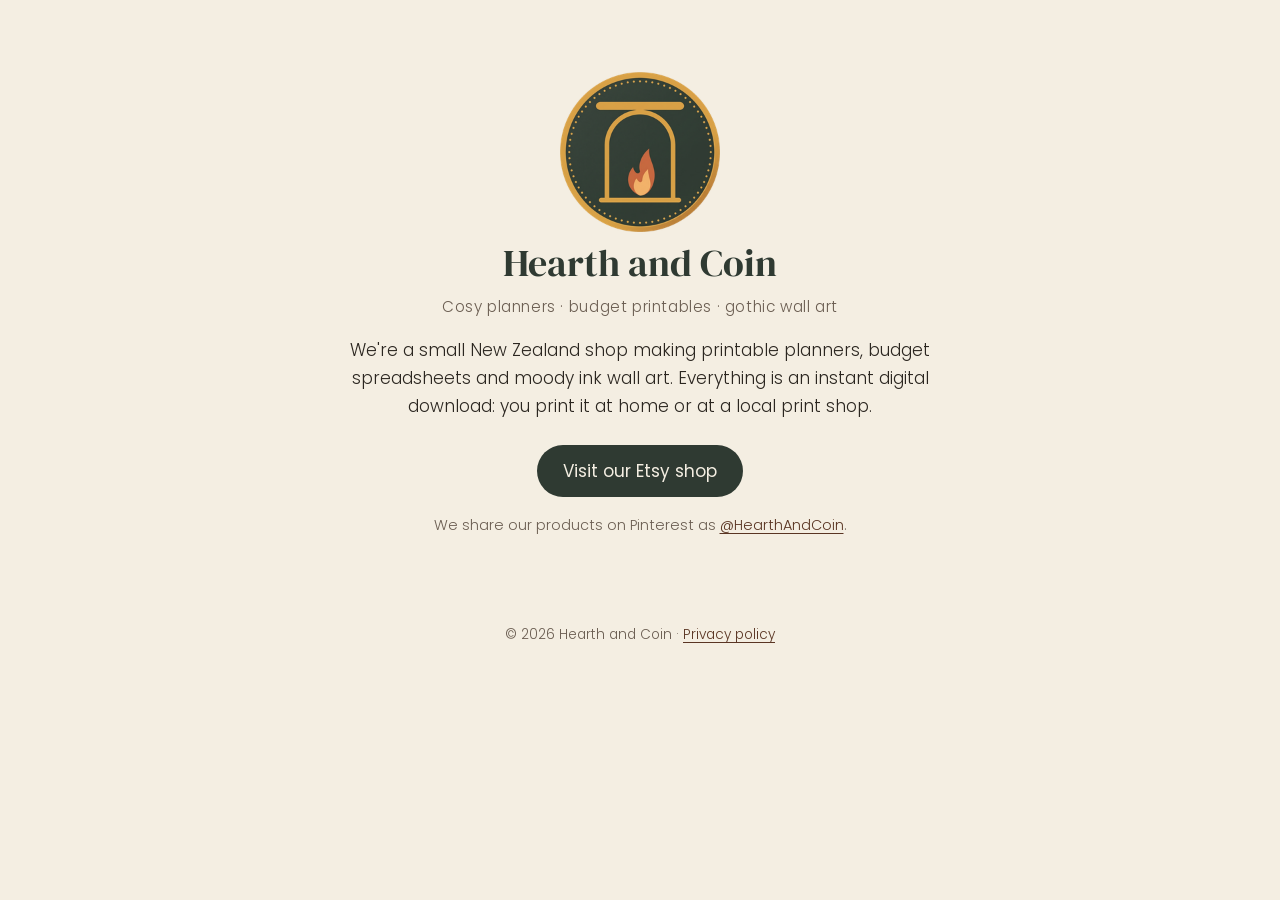
<file: index.html>
<!doctype html>
<html lang="en-NZ">
<head>
<meta charset="utf-8">
<meta name="viewport" content="width=device-width, initial-scale=1">
<title>Hearth and Coin</title>
<meta name="description" content="Hearth and Coin: cosy printable planners, budget spreadsheets and gothic wall art, as instant downloads on Etsy.">
<link rel="icon" href="favicon.png">
<link rel="stylesheet" href="style.css">
</head>
<body>
<main class="hero">
  <img src="logo.png" alt="Hearth and Coin logo" width="160" height="160">
  <h1>Hearth and Coin</h1>
  <p class="tag">Cosy planners · budget printables · gothic wall art</p>
  <p>We're a small New Zealand shop making printable planners, budget spreadsheets and moody ink wall art. Everything is an instant digital download: you print it at home or at a local print shop.</p>
  <p><a class="button" href="https://www.etsy.com/shop/HearthAndCoin">Visit our Etsy shop</a></p>
  <p class="small">We share our products on Pinterest as <a href="https://www.pinterest.com/HearthAndCoin/">@HearthAndCoin</a>.</p>
</main>
<footer class="foot">© 2026 Hearth and Coin · <a href="privacy.html">Privacy policy</a></footer>
</body>
</html>
</file>
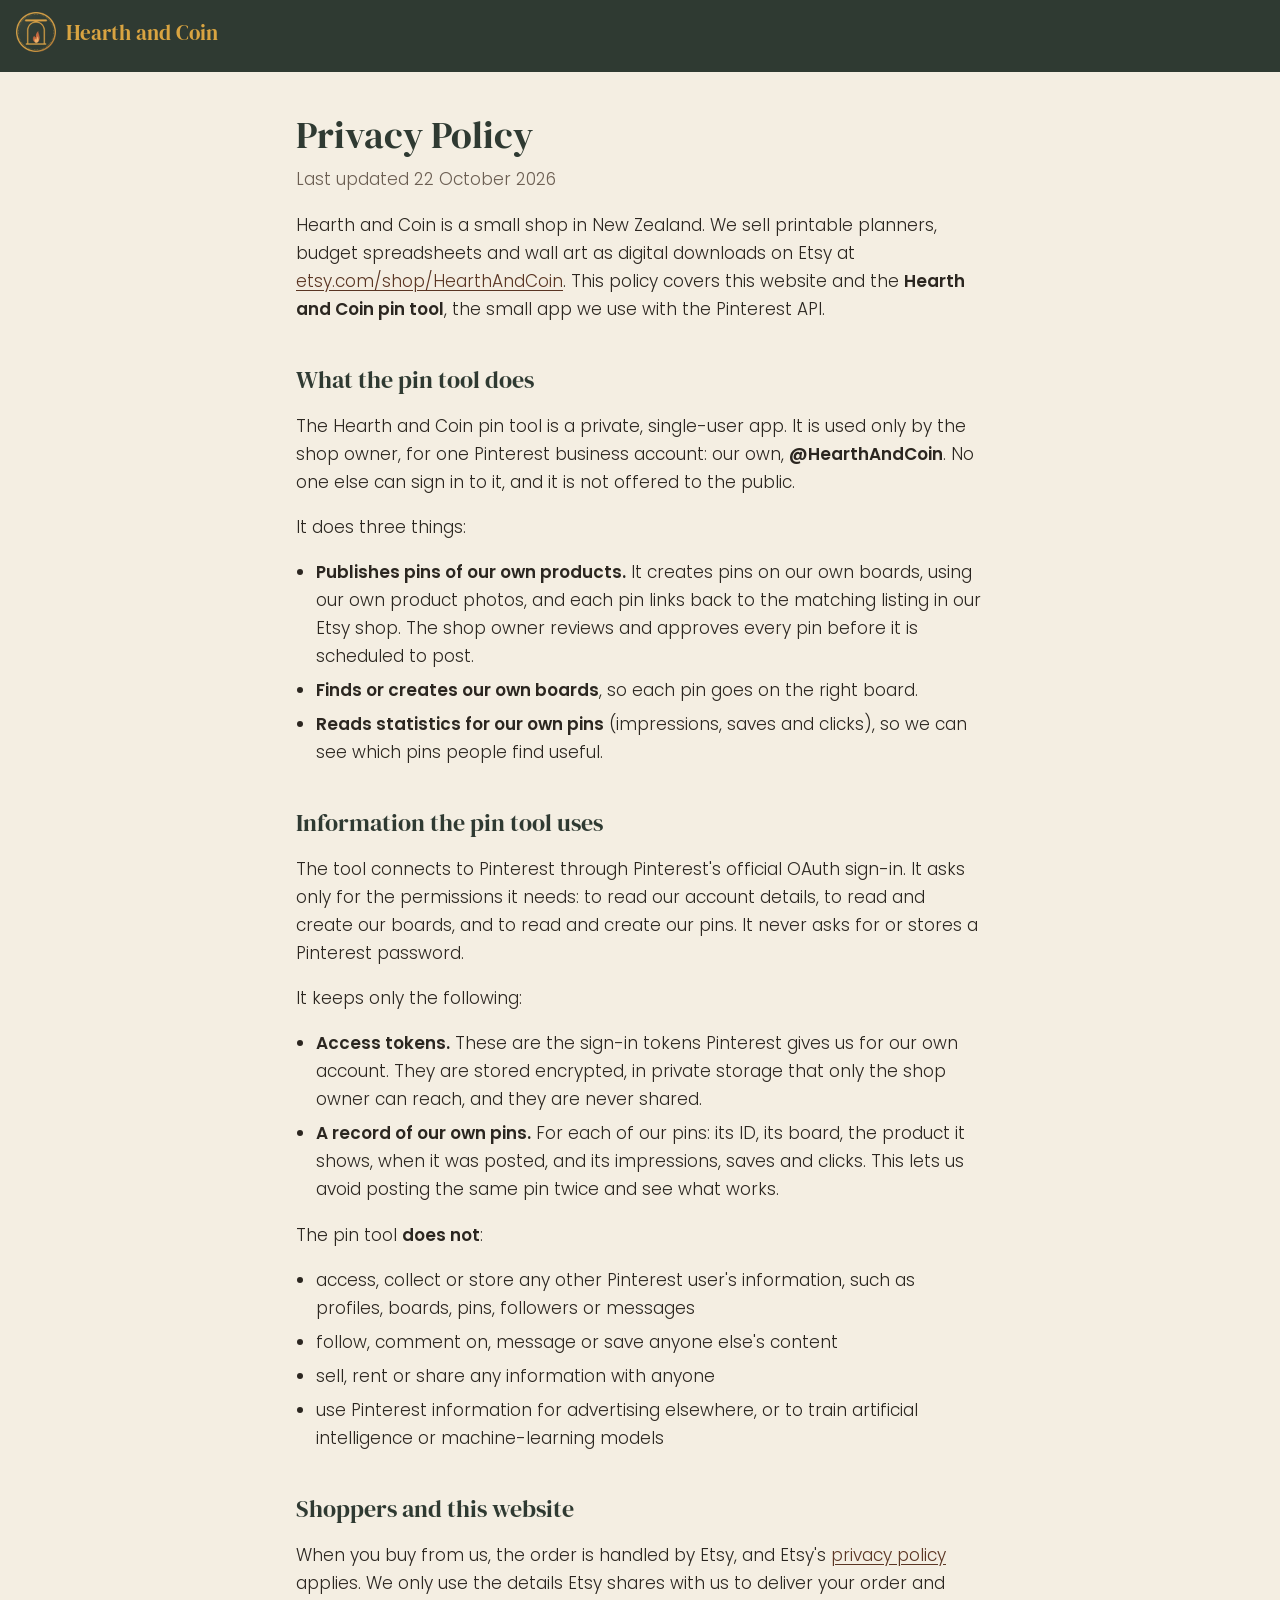
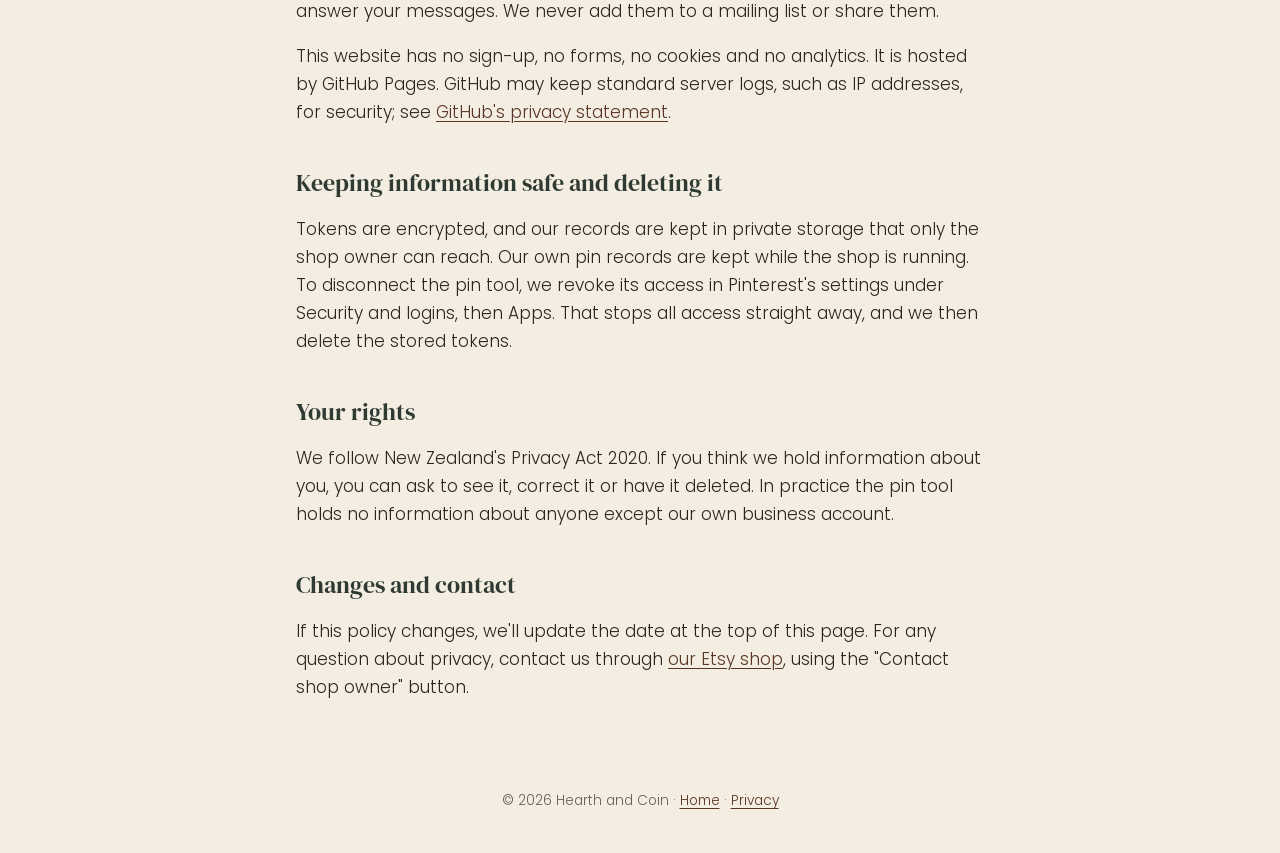
<file: privacy.html>
<!doctype html>
<html lang="en-NZ">
<head>
<meta charset="utf-8">
<meta name="viewport" content="width=device-width, initial-scale=1">
<title>Privacy Policy – Hearth and Coin</title>
<meta name="description" content="Privacy policy for Hearth and Coin and the Hearth and Coin pin tool, which publishes pins for our own Etsy shop to our own Pinterest account.">
<link rel="icon" href="favicon.png">
<link rel="stylesheet" href="style.css">
</head>
<body>
<header class="bar">
  <a class="brand" href="./"><img src="logo.png" alt="" width="40" height="40"> Hearth and Coin</a>
</header>
<main class="page">
<h1>Privacy Policy</h1>
<p class="meta">Last updated 22 October 2026</p>

<p>Hearth and Coin is a small shop in New Zealand. We sell printable planners, budget spreadsheets and wall art as digital downloads on Etsy at <a href="https://www.etsy.com/shop/HearthAndCoin">etsy.com/shop/HearthAndCoin</a>. This policy covers this website and the <strong>Hearth and Coin pin tool</strong>, the small app we use with the Pinterest API.</p>

<h2>What the pin tool does</h2>
<p>The Hearth and Coin pin tool is a private, single-user app. It is used only by the shop owner, for one Pinterest business account: our own, <strong>@HearthAndCoin</strong>. No one else can sign in to it, and it is not offered to the public.</p>
<p>It does three things:</p>
<ul>
  <li><strong>Publishes pins of our own products.</strong> It creates pins on our own boards, using our own product photos, and each pin links back to the matching listing in our Etsy shop. The shop owner reviews and approves every pin before it is scheduled to post.</li>
  <li><strong>Finds or creates our own boards</strong>, so each pin goes on the right board.</li>
  <li><strong>Reads statistics for our own pins</strong> (impressions, saves and clicks), so we can see which pins people find useful.</li>
</ul>

<h2>Information the pin tool uses</h2>
<p>The tool connects to Pinterest through Pinterest's official OAuth sign-in. It asks only for the permissions it needs: to read our account details, to read and create our boards, and to read and create our pins. It never asks for or stores a Pinterest password.</p>
<p>It keeps only the following:</p>
<ul>
  <li><strong>Access tokens.</strong> These are the sign-in tokens Pinterest gives us for our own account. They are stored encrypted, in private storage that only the shop owner can reach, and they are never shared.</li>
  <li><strong>A record of our own pins.</strong> For each of our pins: its ID, its board, the product it shows, when it was posted, and its impressions, saves and clicks. This lets us avoid posting the same pin twice and see what works.</li>
</ul>
<p>The pin tool <strong>does not</strong>:</p>
<ul>
  <li>access, collect or store any other Pinterest user's information, such as profiles, boards, pins, followers or messages</li>
  <li>follow, comment on, message or save anyone else's content</li>
  <li>sell, rent or share any information with anyone</li>
  <li>use Pinterest information for advertising elsewhere, or to train artificial intelligence or machine-learning models</li>
</ul>

<h2>Shoppers and this website</h2>
<p>When you buy from us, the order is handled by Etsy, and Etsy's <a href="https://www.etsy.com/legal/privacy">privacy policy</a> applies. We only use the details Etsy shares with us to deliver your order and answer your messages. We never add them to a mailing list or share them.</p>
<p>This website has no sign-up, no forms, no cookies and no analytics. It is hosted by GitHub Pages. GitHub may keep standard server logs, such as IP addresses, for security; see <a href="https://docs.github.com/en/site-policy/privacy-policies/github-general-privacy-statement">GitHub's privacy statement</a>.</p>

<h2>Keeping information safe and deleting it</h2>
<p>Tokens are encrypted, and our records are kept in private storage that only the shop owner can reach. Our own pin records are kept while the shop is running. To disconnect the pin tool, we revoke its access in Pinterest's settings under Security and logins, then Apps. That stops all access straight away, and we then delete the stored tokens.</p>

<h2>Your rights</h2>
<p>We follow New Zealand's Privacy Act 2020. If you think we hold information about you, you can ask to see it, correct it or have it deleted. In practice the pin tool holds no information about anyone except our own business account.</p>

<h2>Changes and contact</h2>
<p>If this policy changes, we'll update the date at the top of this page. For any question about privacy, contact us through <a href="https://www.etsy.com/shop/HearthAndCoin">our Etsy shop</a>, using the "Contact shop owner" button.</p>
</main>
<footer class="foot">© 2026 Hearth and Coin · <a href="./">Home</a> · <a href="privacy.html">Privacy</a></footer>
</body>
</html>
</file>
<file: style.css>
@import url("https://fonts.googleapis.com/css2?family=DM+Serif+Display&family=Poppins:wght@300;400;600&display=swap");

:root {
  --green: #2F3A32;
  --gold: #D9A441;
  --cream: #F4EEE2;
  --brown: #5A3523;
  --ink: #2B2620;
  --muted: #6B5E52;
}

* { box-sizing: border-box; }

body {
  margin: 0;
  background: var(--cream);
  color: var(--ink);
  font: 300 17px/1.65 "Poppins", system-ui, sans-serif;
}

a { color: var(--brown); text-underline-offset: 3px; }
h1, h2 { font-family: "DM Serif Display", Georgia, serif; font-weight: 400; color: var(--green); line-height: 1.2; }
h1 { font-size: 2.4rem; margin: 0.2em 0; }
h2 { font-size: 1.5rem; margin: 1.8em 0 0.4em; }
strong { font-weight: 600; }
ul { padding-left: 1.2em; }
li { margin: 0.35em 0; }

.bar { background: var(--green); padding: 12px 16px; }
.brand { display: inline-flex; align-items: center; gap: 10px; color: var(--gold); text-decoration: none;
         font: 400 1.3rem "DM Serif Display", Georgia, serif; }

.page { max-width: 720px; margin: 0 auto; padding: 32px 16px 48px; }
.meta { color: var(--muted); margin-top: 0; }

.hero { max-width: 640px; margin: 0 auto; padding: 72px 16px 48px; text-align: center; }
.hero img { display: block; margin: 0 auto 8px; }
.tag { color: var(--muted); font-size: 0.95rem; letter-spacing: 0.04em; margin-top: 0; }
.button { display: inline-block; margin-top: 8px; padding: 12px 26px; border-radius: 999px; background: var(--green);
          color: var(--cream); text-decoration: none; font-weight: 400; }
.button:hover { background: var(--brown); }
.small { font-size: 0.9rem; color: var(--muted); }

.foot { text-align: center; padding: 24px 16px 40px; font-size: 0.85rem; color: var(--muted); }
</file>
